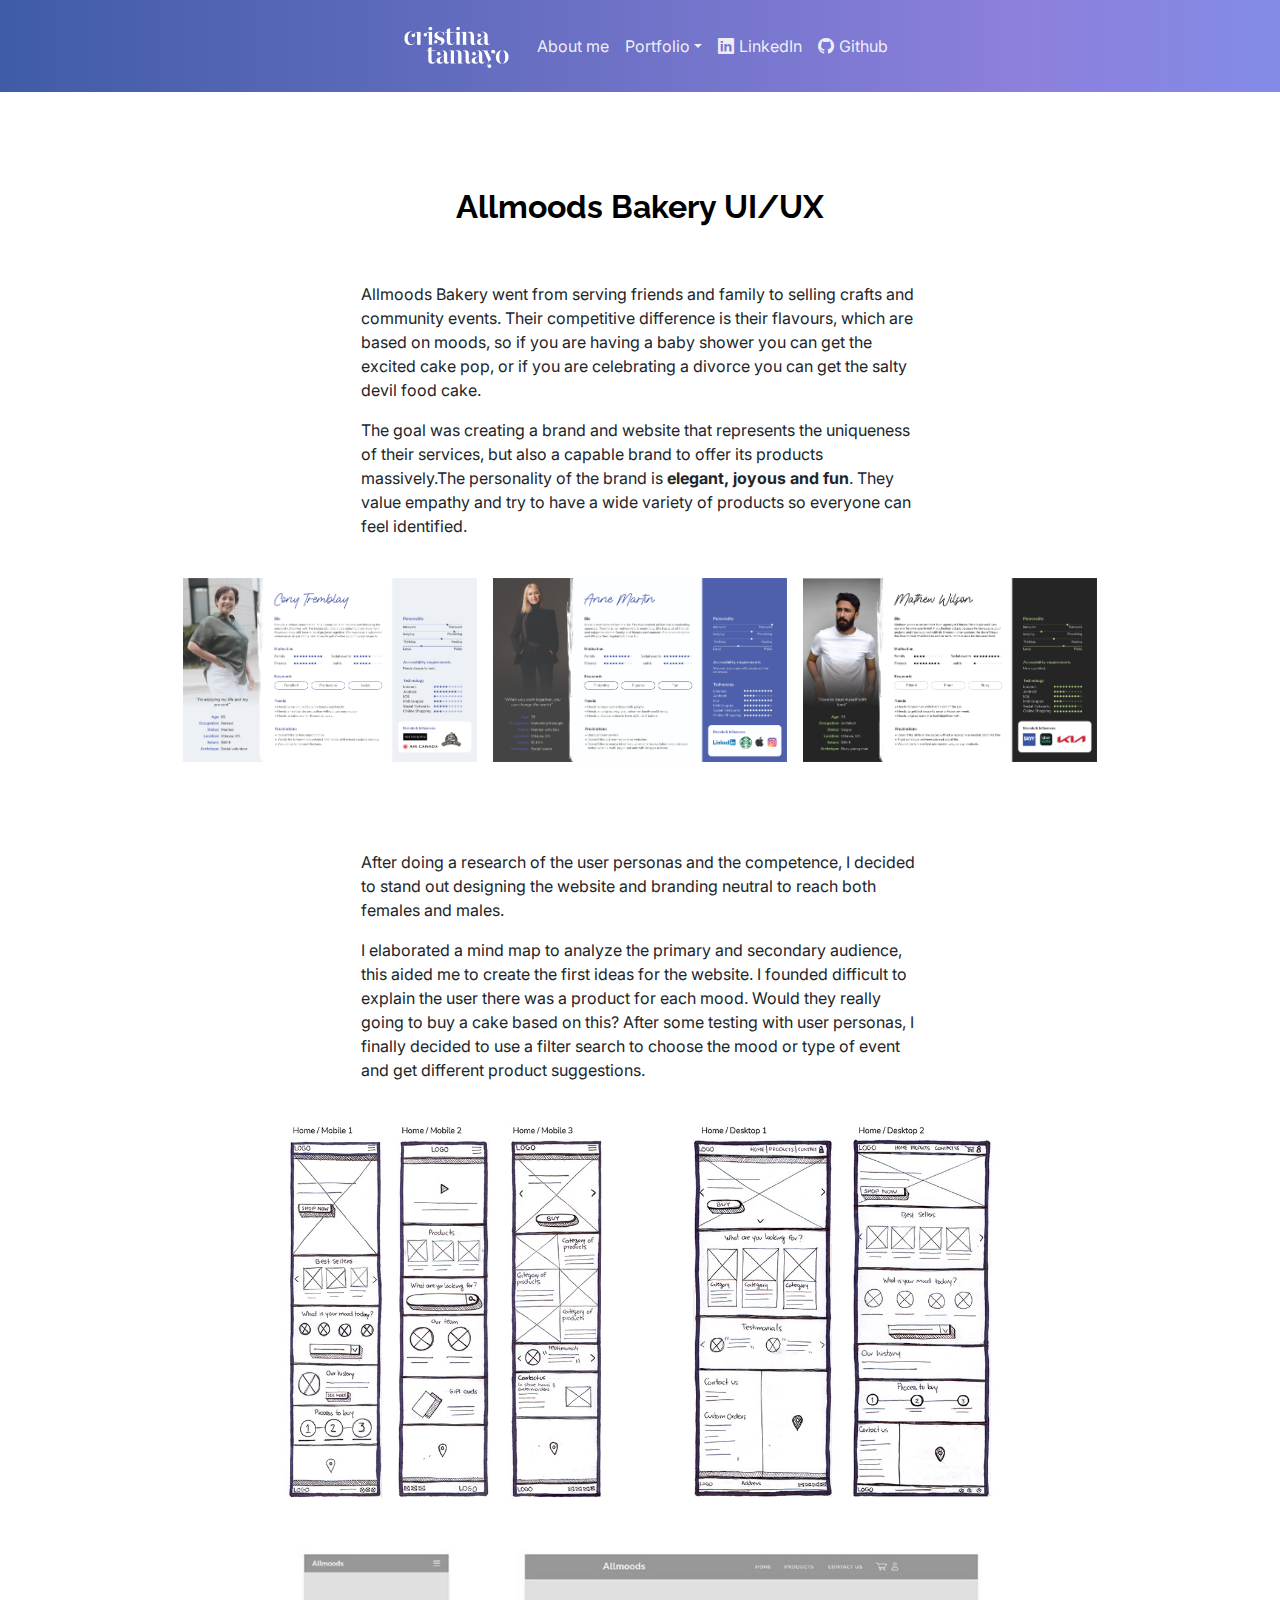
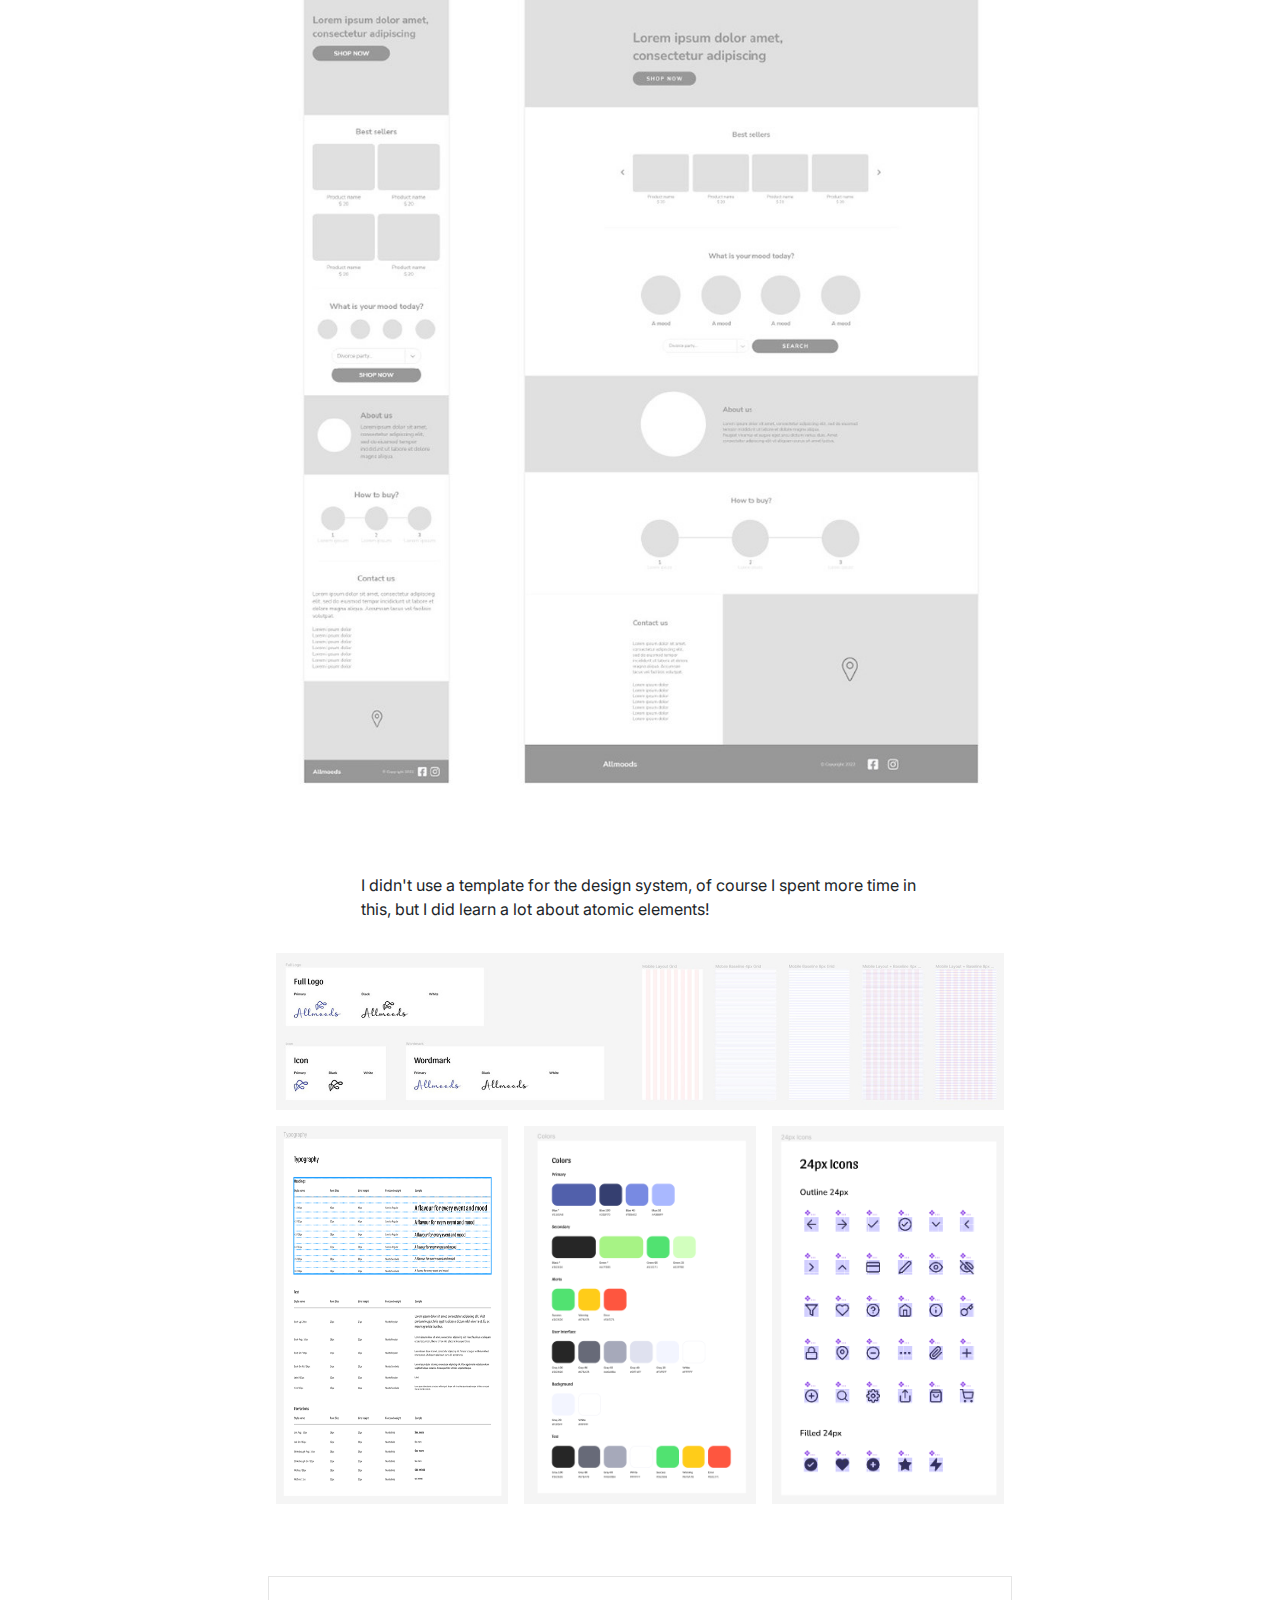
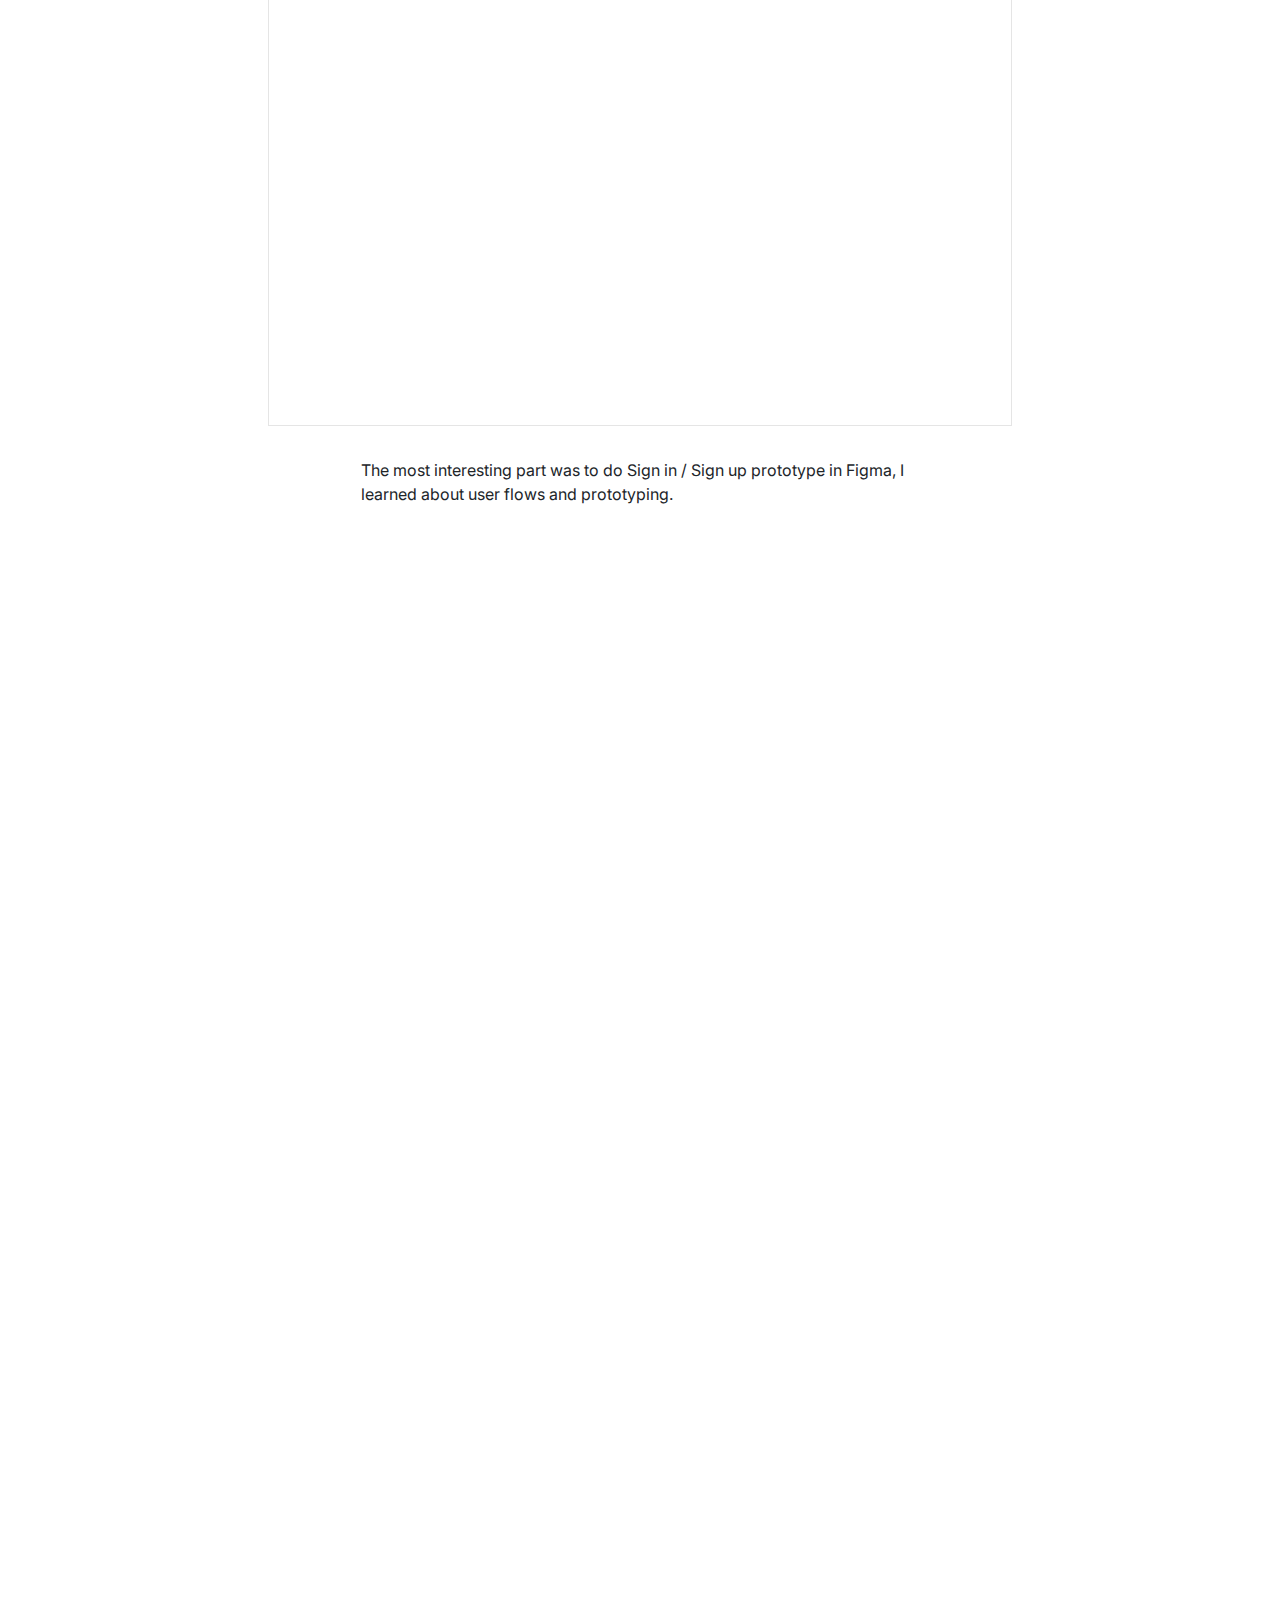
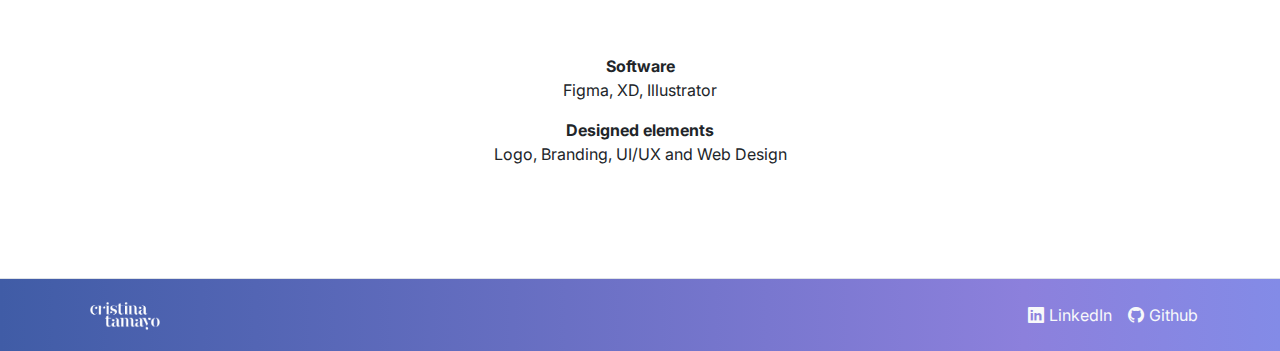
<file: allmoods-bakery-ui-ux.html>
<!DOCTYPE html>
<html lang="en">
<head>
    <meta charset="UTF-8">
    <meta http-equiv="X-UA-Compatible" content="IE=edge">
    <meta name="viewport" content="width=device-width, initial-scale=1.0">

    <link rel="stylesheet" href="main.css">
    <script src="bootstrap.bundle.min.js"></script>  

    <link rel="preconnect" href="https://fonts.googleapis.com">
    <link rel="preconnect" href="https://fonts.gstatic.com" crossorigin>
    <link href="https://fonts.googleapis.com/css2?family=Inter:wght@100..900&family=Raleway:ital,wght@0,100..900;1,100..900&display=swap" rel="stylesheet">
    <link rel="stylesheet" href="https://cdn.jsdelivr.net/npm/bootstrap-icons@1.11.3/font/bootstrap-icons.min.css">

    <title>Cristina Tamayo | Portfolio</title>
</head>
<body>
    <!--Nav Bar-->
    <nav class="navbar navbar-expand-md sticky-top gradient-background" data-bs-theme="dark" aria-label="Tenth navbar example">
      <div class="container-fluid">
        <button class="navbar-toggler" type="button" data-bs-toggle="collapse" data-bs-target="#navbarsExample08" aria-controls="navbarsExample08" aria-expanded="false" aria-label="Toggle navigation">
          <span class="navbar-toggler-icon"></span>
        </button>
  
        <div class="collapse navbar-collapse justify-content-md-center" id="navbarsExample08">
          <ul class="navbar-nav align-items-center">
            <li class="nav-item">
              <a class="nav-link" aria-current="page" href="index.html"><img src="images/cristina-tamayo-logo-white.png" height="60px" ></a>
            </li>
            <li class="nav-item">
              <a class="nav-link" href="index.html">About me</a>
            </li>
            <li class="nav-item dropdown">
              <a class="nav-link dropdown-toggle" href="#portfolio" data-bs-toggle="dropdown" aria-expanded="false">Portfolio</a>
              <ul class="dropdown-menu">
                <li><a class="dropdown-item" href="allmoods-bakery-ui-ux.html">Allmoods Bakery UI/UX</a></li>
                <li><a class="dropdown-item" href="social-media-collection.html">Social Media Collection</a></li>
                <li><a class="dropdown-item" href="https://cristinatamayo.github.io/investor-project/" target="_blank">Investors Website Project</a></li>
                <li><a class="dropdown-item" href="globalstd-magazine.html">GlobalSTD Magazine</a></li>
                <li><a class="dropdown-item" href="conference-branding.html">Conference Branding</a></li>

              </ul>
            </li>
            <li class="nav-item">
              <a class="nav-link icon bi-linkedin" href="https://www.linkedin.com/in/cristina-tamayo-a45000116/" target="_blank">LinkedIn</a>
            </li>
            <li class="nav-item">
              <a class="nav-link icon bi bi-github" href="https://github.com/CristinaTamayo" target="_blank">Github</a>
            </li>
          </ul>
        </div>
      </div>
    </nav>

    <!-- Allmoods Banery UI/UX -->
    <section>
    <div class="container my-5 py-5">
        <h2 class="fw-bold text-body-emphasis pb-5 text-center">Allmoods Bakery UI/UX</h2>
        <div class="col-md-8 col-lg-6 mx-auto">
            <p>Allmoods Bakery went from serving friends and family to selling crafts and community events. Their competitive difference is their flavours, which are based on moods, so if you are having a baby shower you can get the excited cake pop, or if you are celebrating a divorce you can get the salty devil food cake.</p> 
            <p>The goal was creating a brand and website that represents the uniqueness of their services, but also a capable brand to offer its products massively.The personality of the brand is <strong>elegant, joyous and fun</strong>. They value empathy and try to have a wide variety of products so everyone can feel identified.
            </p>
        </div>
        <div class="col-md-8 col-lg-10 mx-auto row row-cols-1 row-cols-sm-2 row-cols-md-3 g-3 py-4 mb-5">
            <img src="images/allmoods/user-persona.jpg" class="rounded" alt="user-persona">
            <img src="images/allmoods/user-persona-2.jpg" class="rounded" alt="user-persona">
            <img src="images/allmoods/user-persona-3.jpg" class="rounded" alt="user-persona">
        </div>
        <div class="col-md-8 col-lg-6 mx-auto py-3">
            <p>After doing a research of the user personas and the competence, I decided to stand out designing the website and branding neutral to reach both females and males.</p>
            <p>I elaborated a mind map to analyze the primary and secondary audience, this aided me to create the first ideas for the website. I founded difficult to explain the user there was a product for each mood. Would they really going to buy a cake based on this? After some testing with user personas, I finally decided to use a filter search to choose the mood or type of event and get different product suggestions.</p>
        </div>
        <div class="col-md-8 col-lg-8 mx-auto row row-cols-1 row-cols-sm-1 row-cols-md-1 g-3 mb-3">
            <img src="images/allmoods/thumbnails.jpg" class="rounded" alt="thumbnails">
        </div>
        <div class="col-md-8 col-lg-8 mx-auto row row-cols-1 row-cols-sm-1 row-cols-md-1 g-3 mb-5">
            <img src="images/allmoods/wireframes.jpg" class="rounded" alt="wireframes">
        </div>
        <div class="col-md-8 col-lg-6 mx-auto py-3">
            <p>I didn't use a template for the design system, of course I spent more time in this, but I did learn a lot about atomic elements!</p>
        </div>
        <div class="col-md-8 col-lg-8 mx-auto row row-cols-1 row-cols-sm-1 row-cols-md-1 g-3 mb-3">
            <img src="images/allmoods/design-system.jpg" class="rounded" alt="design-system">
        </div>
        <div class="col-md-8 col-lg-8 mx-auto row row-cols-1 row-cols-sm-2 row-cols-md-3 g-3 pb-4 mb-5">
            <img src="images/allmoods/design-system-2.png" class="rounded" alt="design-systems">
            <img src="images/allmoods/design-system-3.png" class="rounded" alt="design-system">
            <img src="images/allmoods/design-system-4.png" class="rounded" alt="design-system">
        </div>
        <div class="col-md-8 col-lg-8 mx-auto row row-cols-1 row-cols-sm-1 row-cols-md-1 g-3 mb-3">
          <iframe style="border: 1px solid rgba(0, 0, 0, 0.1);" width="800" height="450" src="https://www.figma.com/embed?embed_host=share&url=https%3A%2F%2Fwww.figma.com%2Fproto%2F0OUe7Hwcw43Sd8I1rTb7dW%2FAllmoods-website---Cristina-Tamayo%3Ftype%3Ddesign%26node-id%3D703-3448%26t%3Dnepz5fg0gk6FBKe0-1%26scaling%3Dcontain%26page-id%3D703%253A3447%26mode%3Ddesign" allowfullscreen></iframe>
        </div>
        <div class="col-md-8 col-lg-6 mx-auto py-3">
            <p>The most interesting part was to do Sign in / Sign up prototype in Figma, I learned about user flows and prototyping.</p>
        </div>
        <div class="col-md-8 col-lg-8 mx-auto row row-cols-1 row-cols-sm-1 row-cols-md-1 g-3 mb-3">
            <iframe width="600" height="1100" src="https://www.figma.com/embed?embed_host=share&amp;url=https%3A%2F%2Fwww.figma.com%2Fproto%2F0OUe7Hwcw43Sd8I1rTb7dW%2FAllmoods-project---Cristina-Tamayo%3Fnode-id%3D257-1850%26starting-point-node-id%3D257%253A1850%26mode%3Ddesign%26t%3Dk6tf1SsBpR44Z7Tb-1" allowfullscreen sandbox="allow-same-origin allow-scripts allow-pointer-lock allow-forms"></iframe>
        </div>
        <div class="col-md-8 col-lg-6 mx-auto text-center mt-3">
          <strong>Software</strong></br>
          <p>Figma, XD, Illustrator</p>
          <strong>Designed elements</strong></br>
          <p>Logo, Branding, UI/UX and Web Design</p>
        </div>

    </div>
    </section>

    <!--Footer-->

      <footer class="d-flex justify-content-between align-items-center py-3 mt-4 border-top gradient-background">
        <div class="container d-flex justify-content-between align-items-center">
          <div class="col-md-4 d-flex align-items-center">
            <a href="#" class="mb-3 me-2 mb-md-0 text-body-secondary text-decoration-none lh-1">
              <img src="images/cristina-tamayo-logo-white.png" style="height: 40px;">
            </a>
            <!-- <span class="mb-3 mb-md-0 text-body-secondary">© 2024 Company, Inc</span> -->
          </div>
          
          <ul class="nav col-md-4 justify-content-end list-unstyled d-flex text-light">
            <li><a class="icon bi-linkedin text-light ps-3" href="https://www.linkedin.com/in/cristina-tamayo-a45000116/" target="_blank" style="text-decoration: none;">LinkedIn</a></li>
            <li><a class="icon bi bi-github text-light ps-3" href="https://github.com/CristinaTamayo" target="_blank" style="text-decoration: none;">Github</a></li>
          </ul>
        </div>
      </footer>
    
</body>
</html>
</file>
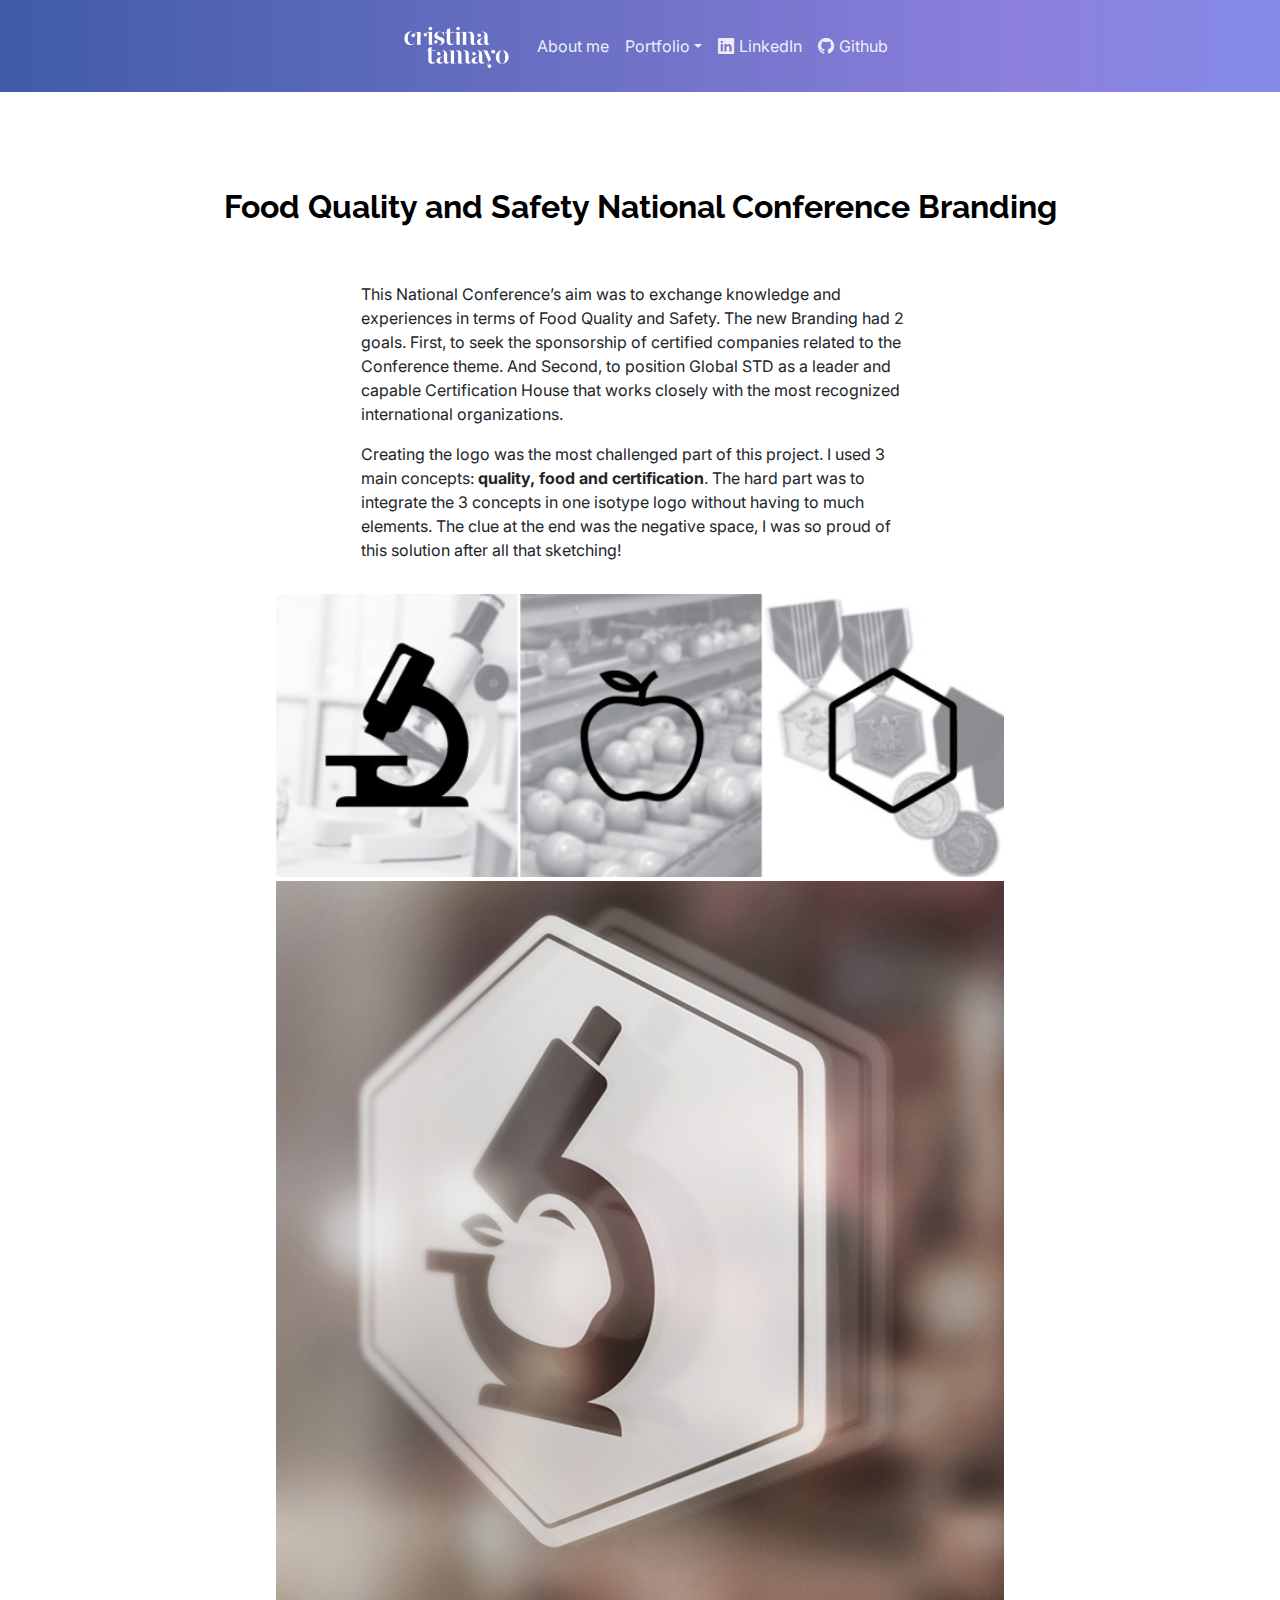
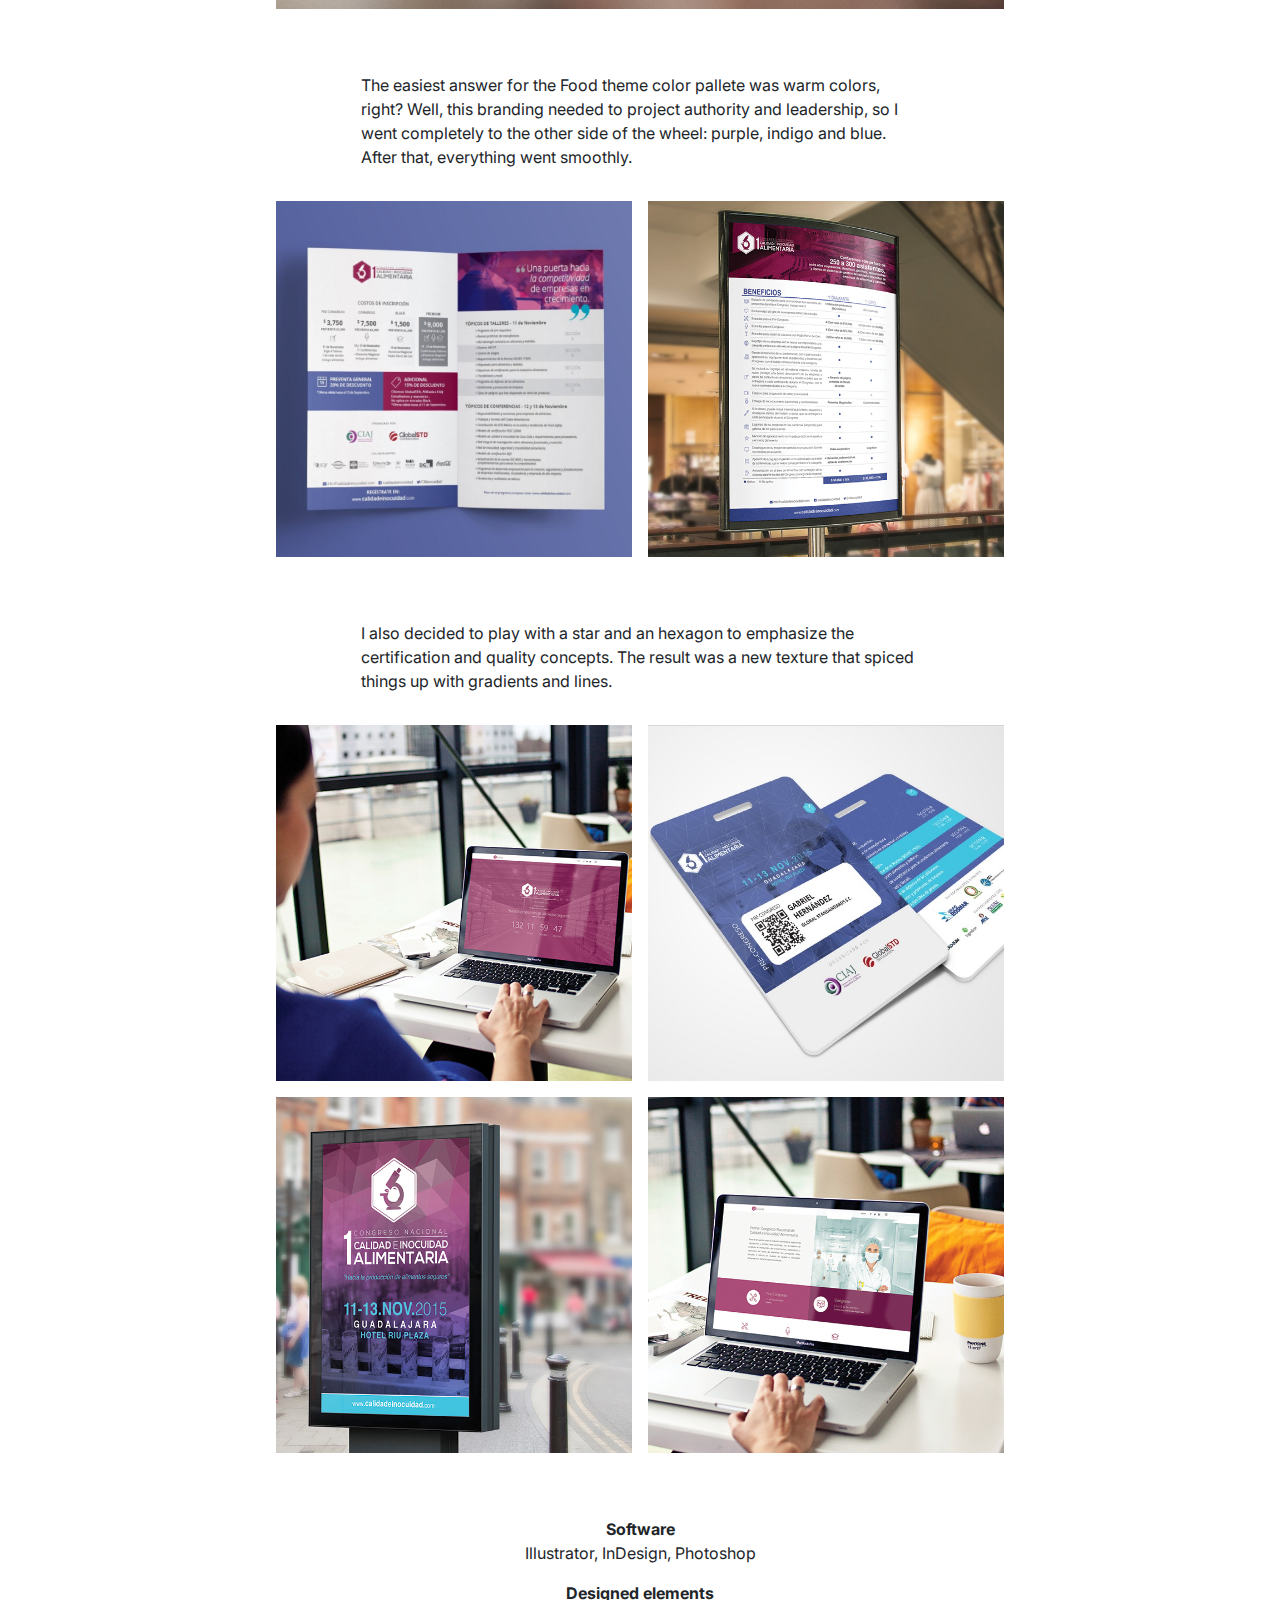
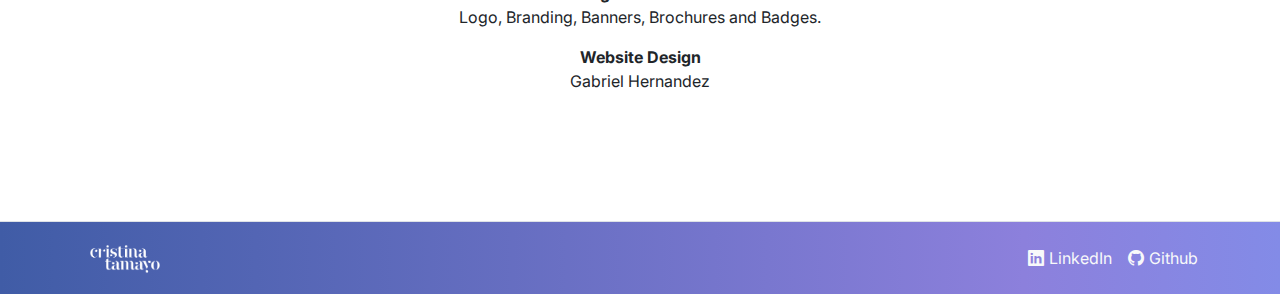
<file: conference-branding.html>
<!DOCTYPE html>
<html lang="en">
<head>
    <meta charset="UTF-8">
    <meta http-equiv="X-UA-Compatible" content="IE=edge">
    <meta name="viewport" content="width=device-width, initial-scale=1.0">

    <link rel="stylesheet" href="main.css">
    <script src="bootstrap.bundle.min.js"></script>  

    <link rel="preconnect" href="https://fonts.googleapis.com">
    <link rel="preconnect" href="https://fonts.gstatic.com" crossorigin>
    <link href="https://fonts.googleapis.com/css2?family=Inter:wght@100..900&family=Raleway:ital,wght@0,100..900;1,100..900&display=swap" rel="stylesheet">
    <link rel="stylesheet" href="https://cdn.jsdelivr.net/npm/bootstrap-icons@1.11.3/font/bootstrap-icons.min.css">

    <title>Cristina Tamayo | Portfolio</title>
</head>
<body>
    <!--Nav Bar-->
    <nav class="navbar navbar-expand-md sticky-top gradient-background" data-bs-theme="dark" aria-label="Tenth navbar example">
      <div class="container-fluid">
        <button class="navbar-toggler" type="button" data-bs-toggle="collapse" data-bs-target="#navbarsExample08" aria-controls="navbarsExample08" aria-expanded="false" aria-label="Toggle navigation">
          <span class="navbar-toggler-icon"></span>
        </button>
  
        <div class="collapse navbar-collapse justify-content-md-center" id="navbarsExample08">
          <ul class="navbar-nav align-items-center">
            <li class="nav-item">
              <a class="nav-link" aria-current="page" href="index.html"><img src="images/cristina-tamayo-logo-white.png" height="60px" ></a>
            </li>
            <li class="nav-item">
              <a class="nav-link" href="index.html">About me</a>
            </li>
            <li class="nav-item dropdown">
              <a class="nav-link dropdown-toggle" href="#portfolio" data-bs-toggle="dropdown" aria-expanded="false">Portfolio</a>
              <ul class="dropdown-menu">
                <li><a class="dropdown-item" href="allmoods-bakery-ui-ux.html">Allmoods Bakery UI/UX</a></li>
                <li><a class="dropdown-item" href="social-media-collection.html">Social Media Collection</a></li>
                <li><a class="dropdown-item" href="https://cristinatamayo.github.io/investor-project/" target="_blank">Investors Website Project</a></li>
                <li><a class="dropdown-item" href="globalstd-magazine.html">GlobalSTD Magazine</a></li>
                <li><a class="dropdown-item" href="conference-branding.html">Conference Branding</a></li>

              </ul>
            </li>
            <li class="nav-item">
              <a class="nav-link icon bi-linkedin" href="https://www.linkedin.com/in/cristina-tamayo-a45000116/" target="_blank">LinkedIn</a>
            </li>
            <li class="nav-item">
              <a class="nav-link icon bi bi-github" href="https://github.com/CristinaTamayo" target="_blank">Github</a>
            </li>
          </ul>
        </div>
      </div>
    </nav>

    <!-- GlobalSTD Magazine -->
    <section>
    <div class="container my-5 py-5">
        <h2 class="fw-bold text-body-emphasis pb-5 text-center">Food Quality and Safety National Conference Branding</h2>
        <div class="col-md-8 col-lg-6 mx-auto">
            <p>This National Conference’s aim was to exchange knowledge and experiences in terms of Food Quality and Safety. The new Branding had 2 goals. First, to seek the sponsorship of certified companies related to the Conference theme. And Second, to position Global STD as a leader and capable Certification House that works closely with the most recognized international organizations.</p>
        </div>
        <div class="col-md-8 col-lg-6 mx-auto pb-3">
            <p>Creating the logo was the most challenged part of this project. I used 3 main concepts: <strong>quality, food and certification</strong>. The hard part was to integrate the 3 concepts in one isotype logo without having to much elements. The clue at the end was the negative space, I was so proud of this solution after all that sketching!</p>
        </div>
        <div class="col-md-8 col-lg-8 mx-auto row row-cols-1 row-cols-sm-1 row-cols-md-1 g-3 mb-1">
            <img src="images/conference-branding/concept-logo.jpg" class="img-fluid" alt="cover-magazine">
        </div>
        <div class="col-md-8 col-lg-8 mx-auto row row-cols-1 row-cols-sm-1 row-cols-md-1 g-3 mb-5">
            <img src="images/conference-branding/congreso-1.jpg" class="img-fluid" alt="cover-magazine">
        </div>
        <div class="col-md-8 col-lg-6 mx-auto py-3">
            <p>The easiest answer for the Food theme color pallete was warm colors, right? Well, this branding needed to project authority and leadership, so I went completely to the other side of the wheel: purple, indigo and blue. After that, everything went smoothly.</p>
        </div>
        <div class="col-md-8 col-lg-8 mx-auto row row-cols-1 row-cols-sm-1 row-cols-md-2 g-3 mb-5">
            <img src="images/conference-branding/brochure.jpg" class="img-fluid" alt="cover-magazine">
            <img src="images/conference-branding/brochure-2.jpg" class="img-fluid" alt="cover-magazine">
        </div>
        <div class="col-md-8 col-lg-6 mx-auto py-3">
            <p>I also decided to play with a star and an hexagon to emphasize the certification and quality concepts. The result was a new texture that spiced things up with gradients and lines.</p>
        </div>
        <div class="col-md-8 col-lg-8 mx-auto row row-cols-1 row-cols-sm-1 row-cols-md-2 g-3 mb-3">
            <img src="images/conference-branding/website-conference-2.jpg" class="img-fluid" alt="cover-magazine">
            <img src="images/conference-branding/badges-conference.jpg" class="img-fluid" alt="cover-magazine">
        </div>
        <div class="col-md-8 col-lg-8 mx-auto row row-cols-1 row-cols-sm-1 row-cols-md-2 g-3 mb-5">
            <img src="images/conference-branding/congreso-3.jpg" class="img-fluid" alt="cover-magazine">
            <img src="images/conference-branding/website-conference.jpg" class="img-fluid" alt="cover-magazine">
        </div>

        <div class="col-md-8 col-lg-6 mx-auto py-3 text-center mt-5">
            <strong>Software</strong></br>
            <p>Illustrator, InDesign, Photoshop</p>
            <strong>Designed elements</strong></br>
            <p>Logo, Branding, Banners, Brochures and Badges.</p>
            <strong>Website Design</strong></br>
            <p>Gabriel Hernandez</p>
        </div>


    </div>
    </section>

    <!--Footer-->

      <footer class="d-flex justify-content-between align-items-center py-3 mt-4 border-top gradient-background">
        <div class="container d-flex justify-content-between align-items-center">
          <div class="col-md-4 d-flex align-items-center">
            <a href="#" class="mb-3 me-2 mb-md-0 text-body-secondary text-decoration-none lh-1">
              <img src="images/cristina-tamayo-logo-white.png" style="height: 40px;">
            </a>
            <!-- <span class="mb-3 mb-md-0 text-body-secondary">© 2024 Company, Inc</span> -->
          </div>
          
          <ul class="nav col-md-4 justify-content-end list-unstyled d-flex text-light">
            <li><a class="icon bi-linkedin text-light ps-3" href="https://www.linkedin.com/in/cristina-tamayo-a45000116/" target="_blank" style="text-decoration: none;">LinkedIn</a></li>
            <li><a class="icon bi bi-github text-light ps-3" href="https://github.com/CristinaTamayo" target="_blank" style="text-decoration: none;">Github</a></li>
          </ul>
        </div>
      </footer>
    
</body>
</html>
</file>
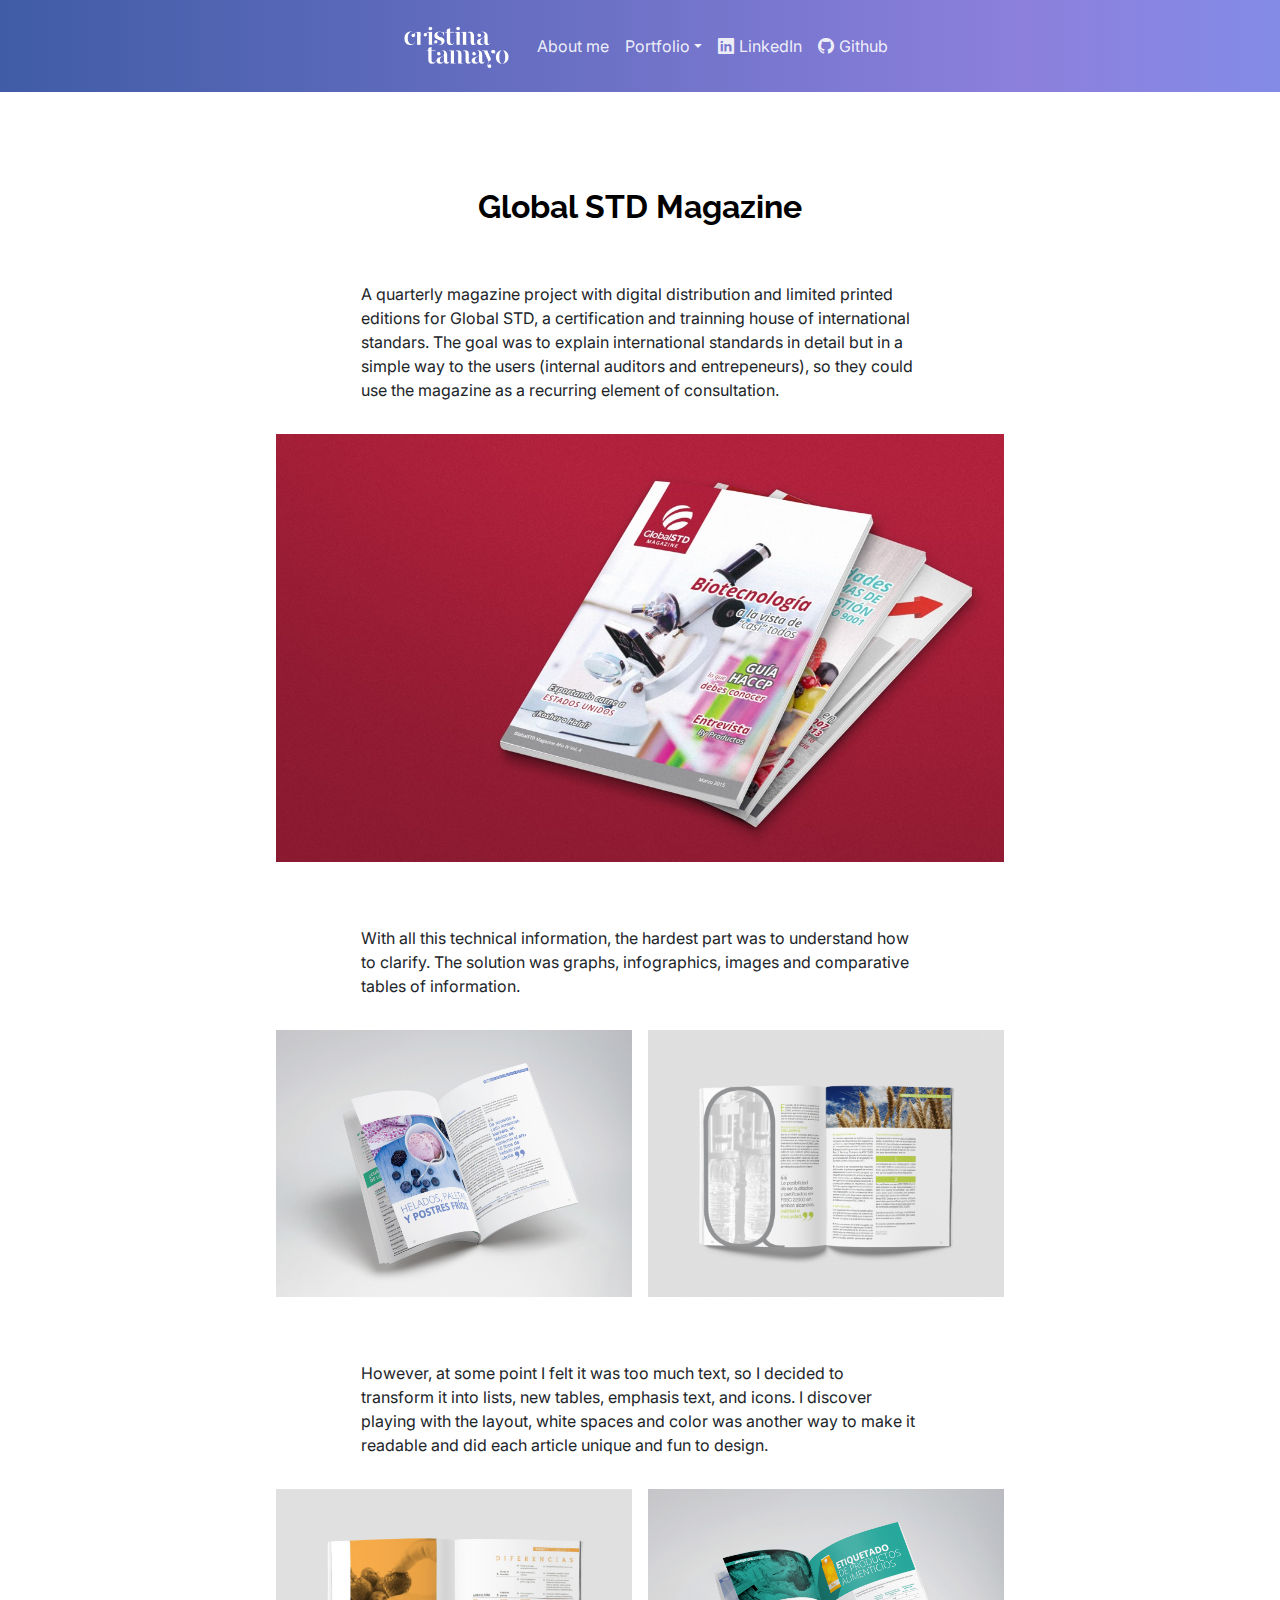
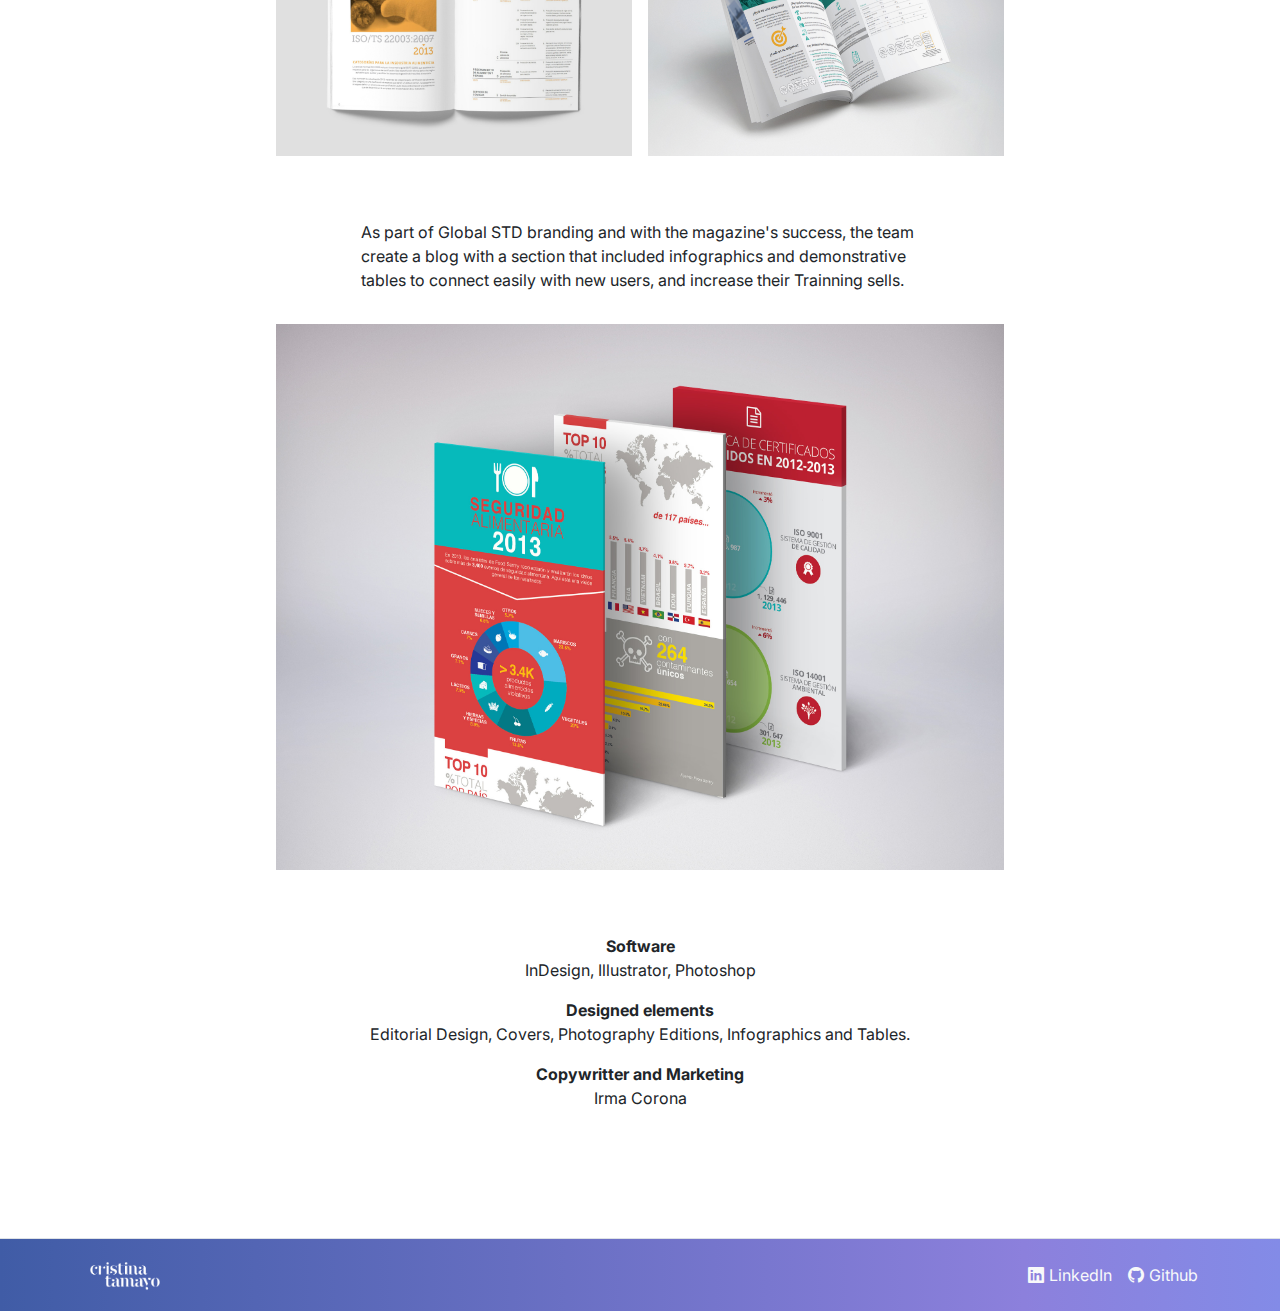
<file: globalstd-magazine.html>
<!DOCTYPE html>
<html lang="en">
<head>
    <meta charset="UTF-8">
    <meta http-equiv="X-UA-Compatible" content="IE=edge">
    <meta name="viewport" content="width=device-width, initial-scale=1.0">

    <link rel="stylesheet" href="main.css">
    <script src="bootstrap.bundle.min.js"></script>  

    <link rel="preconnect" href="https://fonts.googleapis.com">
    <link rel="preconnect" href="https://fonts.gstatic.com" crossorigin>
    <link href="https://fonts.googleapis.com/css2?family=Inter:wght@100..900&family=Raleway:ital,wght@0,100..900;1,100..900&display=swap" rel="stylesheet">
    <link rel="stylesheet" href="https://cdn.jsdelivr.net/npm/bootstrap-icons@1.11.3/font/bootstrap-icons.min.css">

    <title>Cristina Tamayo | Portfolio</title>
</head>
<body>
    <!--Nav Bar-->
    <nav class="navbar navbar-expand-md sticky-top gradient-background" data-bs-theme="dark" aria-label="Tenth navbar example">
      <div class="container-fluid">
        <button class="navbar-toggler" type="button" data-bs-toggle="collapse" data-bs-target="#navbarsExample08" aria-controls="navbarsExample08" aria-expanded="false" aria-label="Toggle navigation">
          <span class="navbar-toggler-icon"></span>
        </button>
  
        <div class="collapse navbar-collapse justify-content-md-center" id="navbarsExample08">
          <ul class="navbar-nav align-items-center">
            <li class="nav-item">
              <a class="nav-link" aria-current="page" href="index.html"><img src="images/cristina-tamayo-logo-white.png" height="60px" ></a>
            </li>
            <li class="nav-item">
              <a class="nav-link" href="index.html">About me</a>
            </li>
            <li class="nav-item dropdown">
              <a class="nav-link dropdown-toggle" href="#portfolio" data-bs-toggle="dropdown" aria-expanded="false">Portfolio</a>
              <ul class="dropdown-menu">
                <li><a class="dropdown-item" href="allmoods-bakery-ui-ux.html">Allmoods Bakery UI/UX</a></li>
                <li><a class="dropdown-item" href="social-media-collection.html">Social Media Collection</a></li>
                <li><a class="dropdown-item" href="https://cristinatamayo.github.io/investor-project/" target="_blank">Investors Website Project</a></li>
                <li><a class="dropdown-item" href="globalstd-magazine.html">GlobalSTD Magazine</a></li>
                <li><a class="dropdown-item" href="conference-branding.html">Conference Branding</a></li>

              </ul>
            </li>
            <li class="nav-item">
              <a class="nav-link icon bi-linkedin" href="https://www.linkedin.com/in/cristina-tamayo-a45000116/" target="_blank">LinkedIn</a>
            </li>
            <li class="nav-item">
              <a class="nav-link icon bi bi-github" href="https://github.com/CristinaTamayo" target="_blank">Github</a>
            </li>
          </ul>
        </div>
      </div>
    </nav>

    <!-- GlobalSTD Magazine -->
    <section>
    <div class="container my-5 py-5">
        <h2 class="fw-bold text-body-emphasis pb-5 text-center">Global STD Magazine</h2>
        <div class="col-md-8 col-lg-6 mx-auto pb-3">
            <p>A quarterly magazine project with digital distribution and limited printed editions for Global STD, a certification and trainning house of international standars. The goal was to explain international standards in detail but in a simple way to the users (internal auditors and entrepeneurs), so they could use the magazine as a recurring element of consultation.</p>
        </div>
        <div class="col-md-8 col-lg-8 mx-auto row row-cols-1 row-cols-sm-1 row-cols-md-1 g-3 mb-5">
            <img src="images/globalstd-magazine/covers.jpg" class="img-fluid" alt="cover-magazine">
        </div>
        <div class="col-md-8 col-lg-6 mx-auto py-3">
            <p>With all this technical information, the hardest part was to understand how to clarify. The solution was graphs, infographics, images and comparative tables of information.</p>
        </div>
        <div class="col-md-8 col-lg-8 mx-auto row row-cols-1 row-cols-sm-1 row-cols-md-2 g-3 mb-5">
            <img src="images/globalstd-magazine/revista-2.jpg" class="img-fluid" alt="magazine">
            <img src="images/globalstd-magazine/revista.jpg" class="img-fluid" alt="...">
        </div>
        <div class="col-md-8 col-lg-6 mx-auto py-3">
            <p>However, at some point I felt it was too much text, so I decided to transform it into lists, new tables, emphasis text, and icons. I discover playing with the layout, white spaces and color was another way to make it readable and did each article unique and fun to design. </p>
        </div>
        <div class="col-md-8 col-lg-8 mx-auto row row-cols-1 row-cols-sm-1 row-cols-md-2 g-3 mb-5">
            <img src="images/globalstd-magazine/revista4.jpg" class="img-fluid" alt="magazine">
            <img src="images/globalstd-magazine/revista-1.jpg" class="img-fluid" alt="...">
        </div>

        <div class="col-md-8 col-lg-6 mx-auto py-3">
            <p>As part of Global STD branding and with the magazine's success, the team create a blog with a section that included infographics and demonstrative tables to connect easily with new users, and increase their Trainning sells.</p>
        </div>
        <div class="col-md-8 col-lg-8 mx-auto row row-cols-1 row-cols-sm-1 row-cols-md-1 g-3 mb-3">
            <img src="images/globalstd-magazine/infografias.jpg" class="rounded" alt="website">
        </div>

        <div class="col-md-8 col-lg-6 mx-auto py-3 text-center mt-5">
            <strong>Software</strong></br>
            <p>InDesign, Illustrator, Photoshop</p>
            <strong>Designed elements</strong></br>
            <p>Editorial Design, Covers, Photography Editions, Infographics and Tables.</p>
            <strong>Copywritter and Marketing</strong></br>
            <p>Irma Corona</p>
        </div>


    </div>
    </section>

    <!--Footer-->

      <footer class="d-flex justify-content-between align-items-center py-3 mt-4 border-top gradient-background">
        <div class="container d-flex justify-content-between align-items-center">
          <div class="col-md-4 d-flex align-items-center">
            <a href="#" class="mb-3 me-2 mb-md-0 text-body-secondary text-decoration-none lh-1">
              <img src="images/cristina-tamayo-logo-white.png" style="height: 40px;">
            </a>
            <!-- <span class="mb-3 mb-md-0 text-body-secondary">© 2024 Company, Inc</span> -->
          </div>
          
          <ul class="nav col-md-4 justify-content-end list-unstyled d-flex text-light">
            <li><a class="icon bi-linkedin text-light ps-3" href="https://www.linkedin.com/in/cristina-tamayo-a45000116/" target="_blank" style="text-decoration: none;">LinkedIn</a></li>
            <li><a class="icon bi bi-github text-light ps-3" href="https://github.com/CristinaTamayo" target="_blank" style="text-decoration: none;">Github</a></li>
          </ul>
        </div>
      </footer>
    
</body>
</html>
</file>
